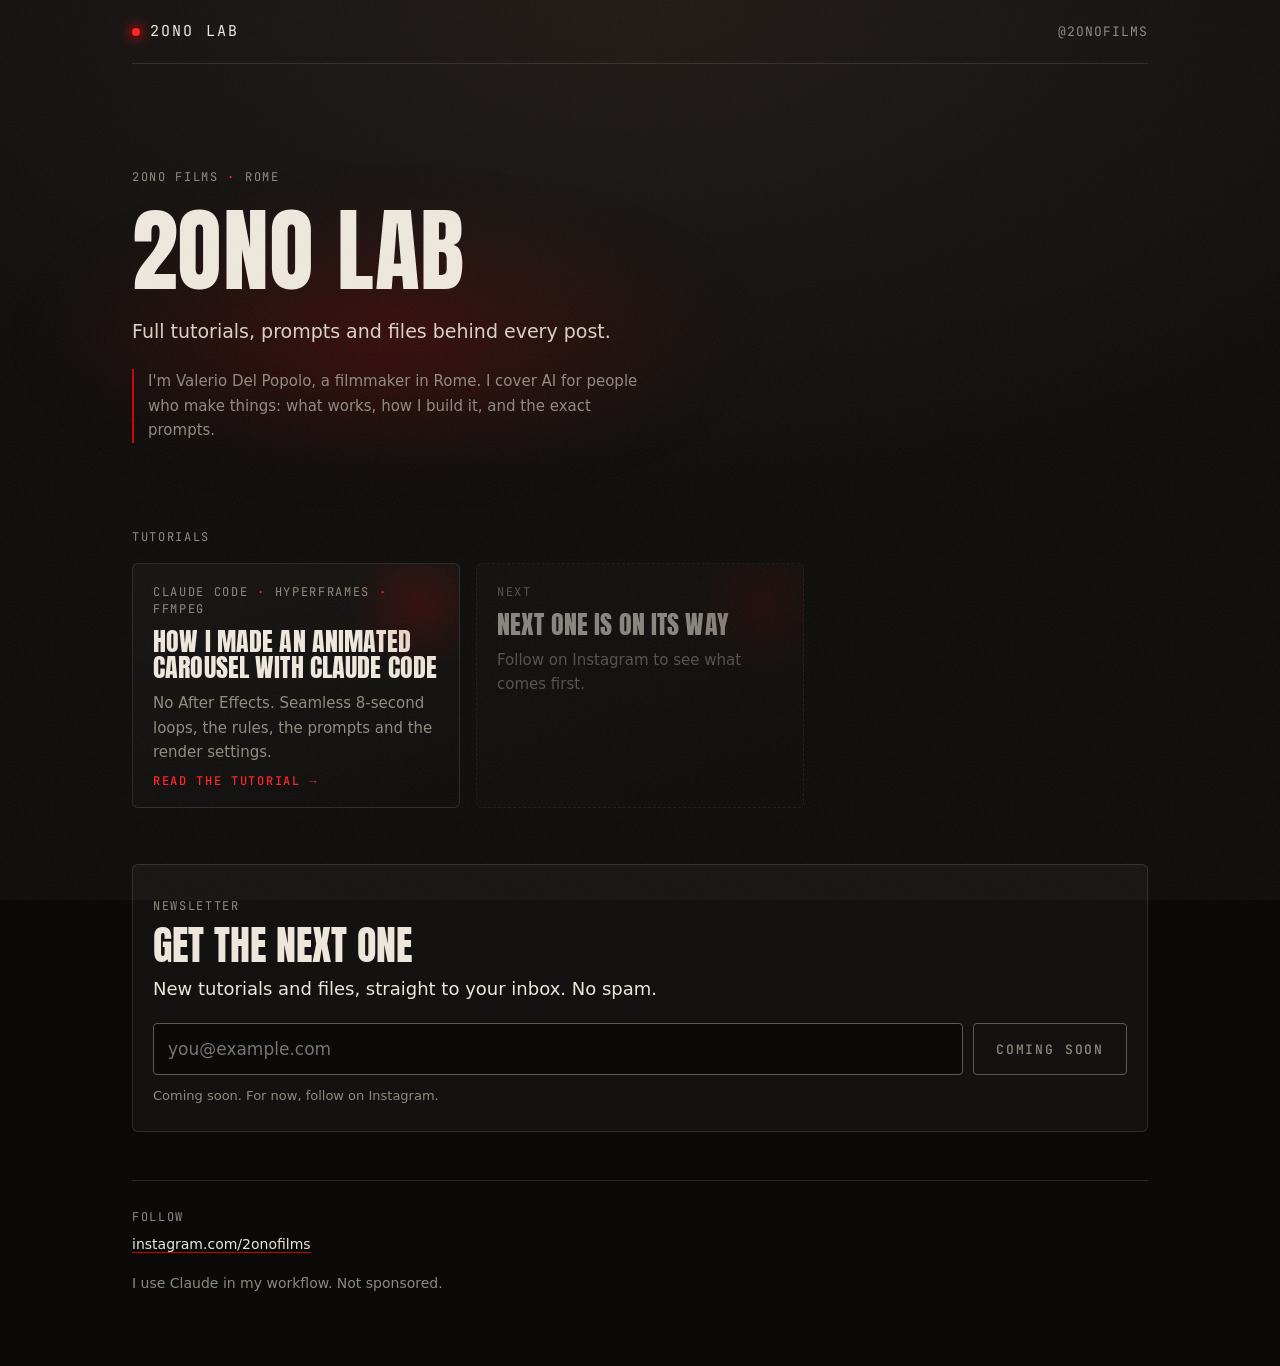
<file: index.html>
<!doctype html>
<html lang="en">
<head>
<meta charset="utf-8">
<meta name="viewport" content="width=device-width, initial-scale=1">
<title>2ONO Lab · Tutorials, prompts and files</title>
<meta name="description" content="Full tutorials, prompts and files behind every 2ONO Films post. AI for people who make things.">
<meta property="og:title" content="2ONO Lab">
<meta property="og:description" content="Full tutorials, prompts and files behind every post. By Valerio Del Popolo, filmmaker in Rome.">
<meta property="og:type" content="website">
<meta name="theme-color" content="#0B0A09">
<!-- TODO: add <meta property="og:image" content="https://2onofilms.github.io/lab/assets/og.png"> once you have a 1200x630 image -->
<link rel="preconnect" href="https://api.fontshare.com" crossorigin>
<!-- Switzer is loaded from Fontshare (licence: no redistribution in a public repo) -->
<link rel="stylesheet" href="https://api.fontshare.com/v2/css?f[]=switzer@400,500,600&display=swap">
<link rel="stylesheet" href="assets/site.css">
</head>
<body>
<div class="wrap wide">
  <header class="bar">
    <a class="brand" href="./"><i></i>2ONO Lab</a>
    <a class="ig" href="https://instagram.com/2onofilms">@2onofilms</a>
  </header>

  <section class="hero">
    <span class="label">2ONO Films <b>·</b> Rome</span>
    <h1>2ONO Lab</h1>
    <p class="lede">Full tutorials, prompts and files behind every post.</p>
    <p class="who">I'm Valerio Del Popolo, a filmmaker in Rome. I cover AI for people who make things: what works, how I build it, and the exact prompts.</p>
  </section>

  <section aria-labelledby="tut">
    <span class="label" id="tut">Tutorials</span>
    <div class="grid" style="margin-top:14px">
      <!-- NEW TUTORIAL CARDS GO HERE (copy the block below) -->
      <a class="card" href="t/claude-code-carousel/">
        <span class="label">Claude Code <b>·</b> HyperFrames <b>·</b> ffmpeg</span>
        <h3>How I made an animated carousel with Claude Code</h3>
        <p>No After Effects. Seamless 8-second loops, the rules, the prompts and the render settings.</p>
        <span class="go">Read the tutorial &rarr;</span>
      </a>
      <!-- END CARDS -->
      <div class="card soon" aria-hidden="true">
        <span class="label">Next</span>
        <h3>Next one is on its way</h3>
        <p>Follow on Instagram to see what comes first.</p>
      </div>
    </div>
  </section>

  <section class="signup" aria-labelledby="nl">
    <span class="label">Newsletter</span>
    <h2 id="nl">Get the next one</h2>
    <p>New tutorials and files, straight to your inbox. No spam.</p>
    <!-- TODO: replace this placeholder form with the Beehiiv embed (Beehiiv > Grow > Subscribe forms > Embed).
         Until then it does NOT submit anywhere. -->
    <form onsubmit="return false" novalidate>
      <input type="email" name="email" placeholder="you@example.com" aria-label="Email address" disabled>
      <button type="button" disabled>Coming soon</button>
    </form>
    <p class="note">Coming soon. For now, follow on Instagram.</p>
  </section>

  <footer>
    <span class="mono">Follow</span>
    <p><a href="https://instagram.com/2onofilms">instagram.com/2onofilms</a></p>
    <p>I use Claude in my workflow. Not sponsored.</p>
  </footer>
</div>
<script src="assets/site.js"></script>
</body>
</html>
</file>
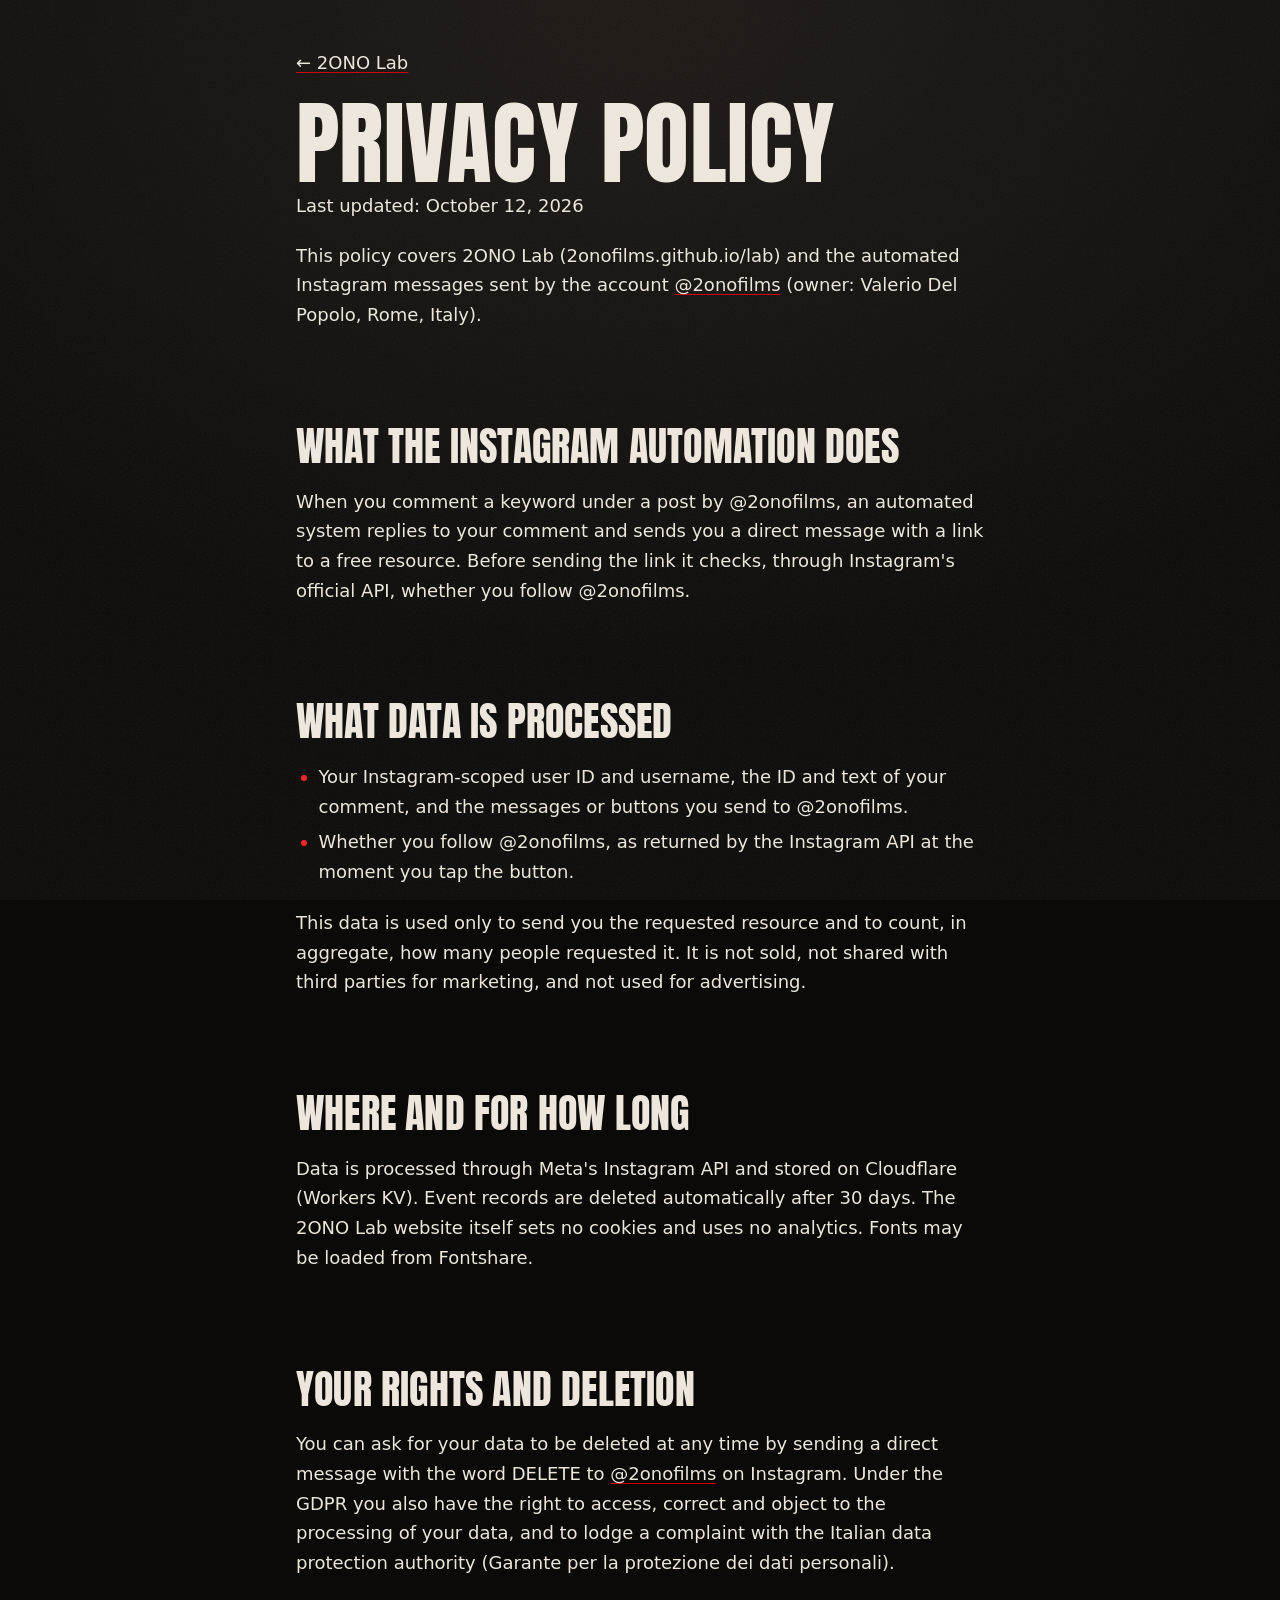
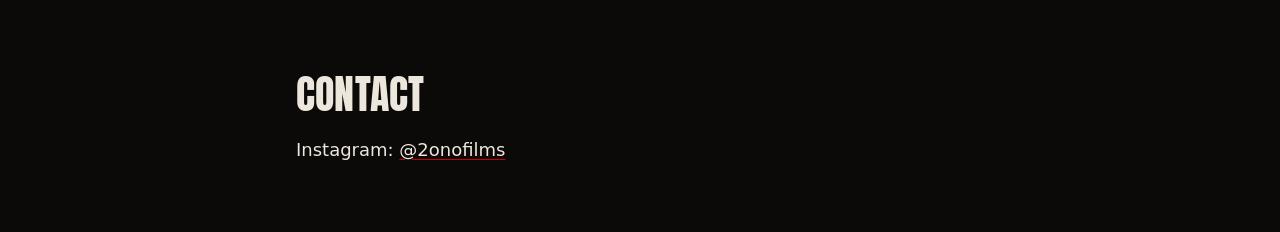
<file: privacy/index.html>
<!doctype html>
<html lang="en"><head><meta charset="utf-8"><meta name="viewport" content="width=device-width,initial-scale=1">
<title>Privacy Policy · 2ONO Lab</title><meta name="robots" content="noindex">
<link rel="stylesheet" href="../assets/site.css"></head>
<body><main class="wrap" style="max-width:720px;margin:0 auto;padding:48px 16px">
<p><a href="../">← 2ONO Lab</a></p>
<h1>Privacy Policy</h1>
<p>Last updated: October 12, 2026</p>
<p>This policy covers 2ONO Lab (2onofilms.github.io/lab) and the automated Instagram messages sent by the account <a href="https://www.instagram.com/2onofilms/">@2onofilms</a> (owner: Valerio Del Popolo, Rome, Italy).</p>
<h2>What the Instagram automation does</h2>
<p>When you comment a keyword under a post by @2onofilms, an automated system replies to your comment and sends you a direct message with a link to a free resource. Before sending the link it checks, through Instagram's official API, whether you follow @2onofilms.</p>
<h2>What data is processed</h2>
<ul>
<li>Your Instagram-scoped user ID and username, the ID and text of your comment, and the messages or buttons you send to @2onofilms.</li>
<li>Whether you follow @2onofilms, as returned by the Instagram API at the moment you tap the button.</li>
</ul>
<p>This data is used only to send you the requested resource and to count, in aggregate, how many people requested it. It is not sold, not shared with third parties for marketing, and not used for advertising.</p>
<h2>Where and for how long</h2>
<p>Data is processed through Meta's Instagram API and stored on Cloudflare (Workers KV). Event records are deleted automatically after 30 days. The 2ONO Lab website itself sets no cookies and uses no analytics. Fonts may be loaded from Fontshare.</p>
<h2>Your rights and deletion</h2>
<p>You can ask for your data to be deleted at any time by sending a direct message with the word DELETE to <a href="https://www.instagram.com/2onofilms/">@2onofilms</a> on Instagram. Under the GDPR you also have the right to access, correct and object to the processing of your data, and to lodge a complaint with the Italian data protection authority (Garante per la protezione dei dati personali).</p>
<h2>Contact</h2>
<p>Instagram: <a href="https://www.instagram.com/2onofilms/">@2onofilms</a></p>
</main></body></html>
</file>
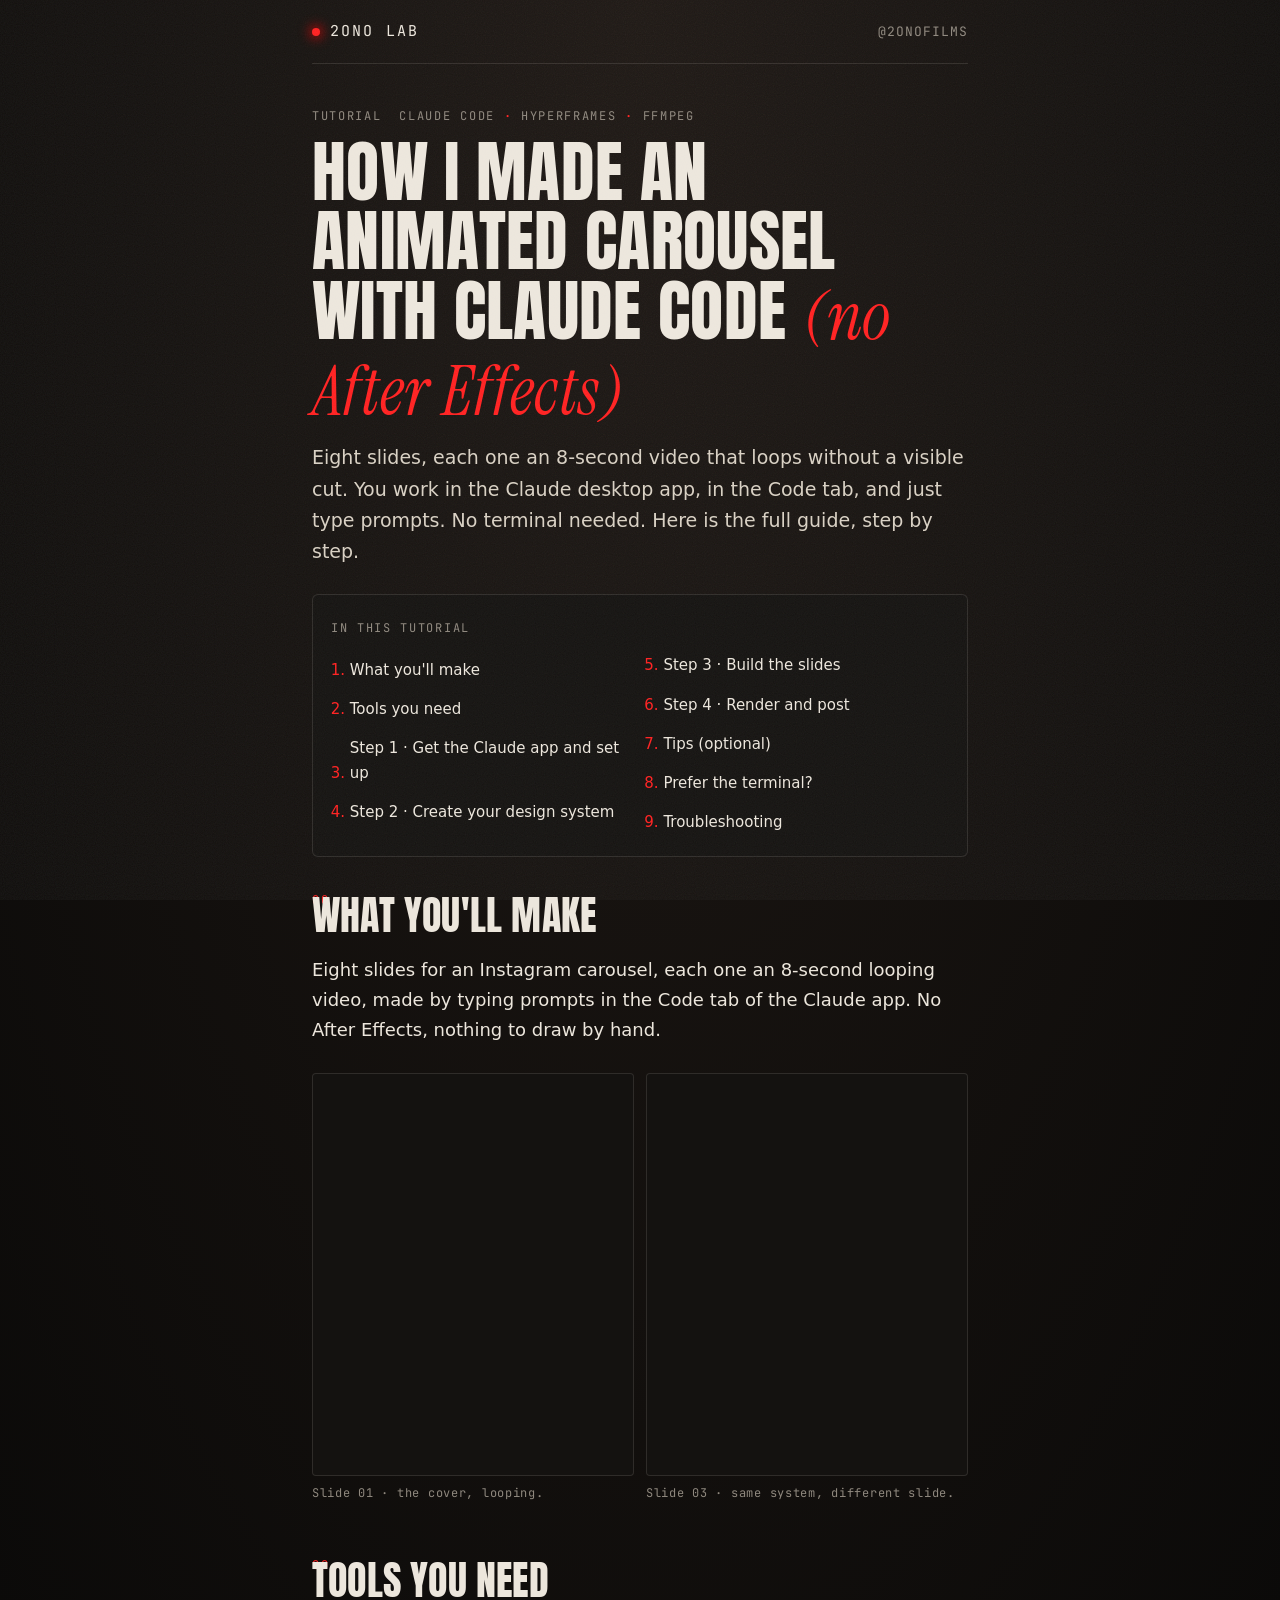
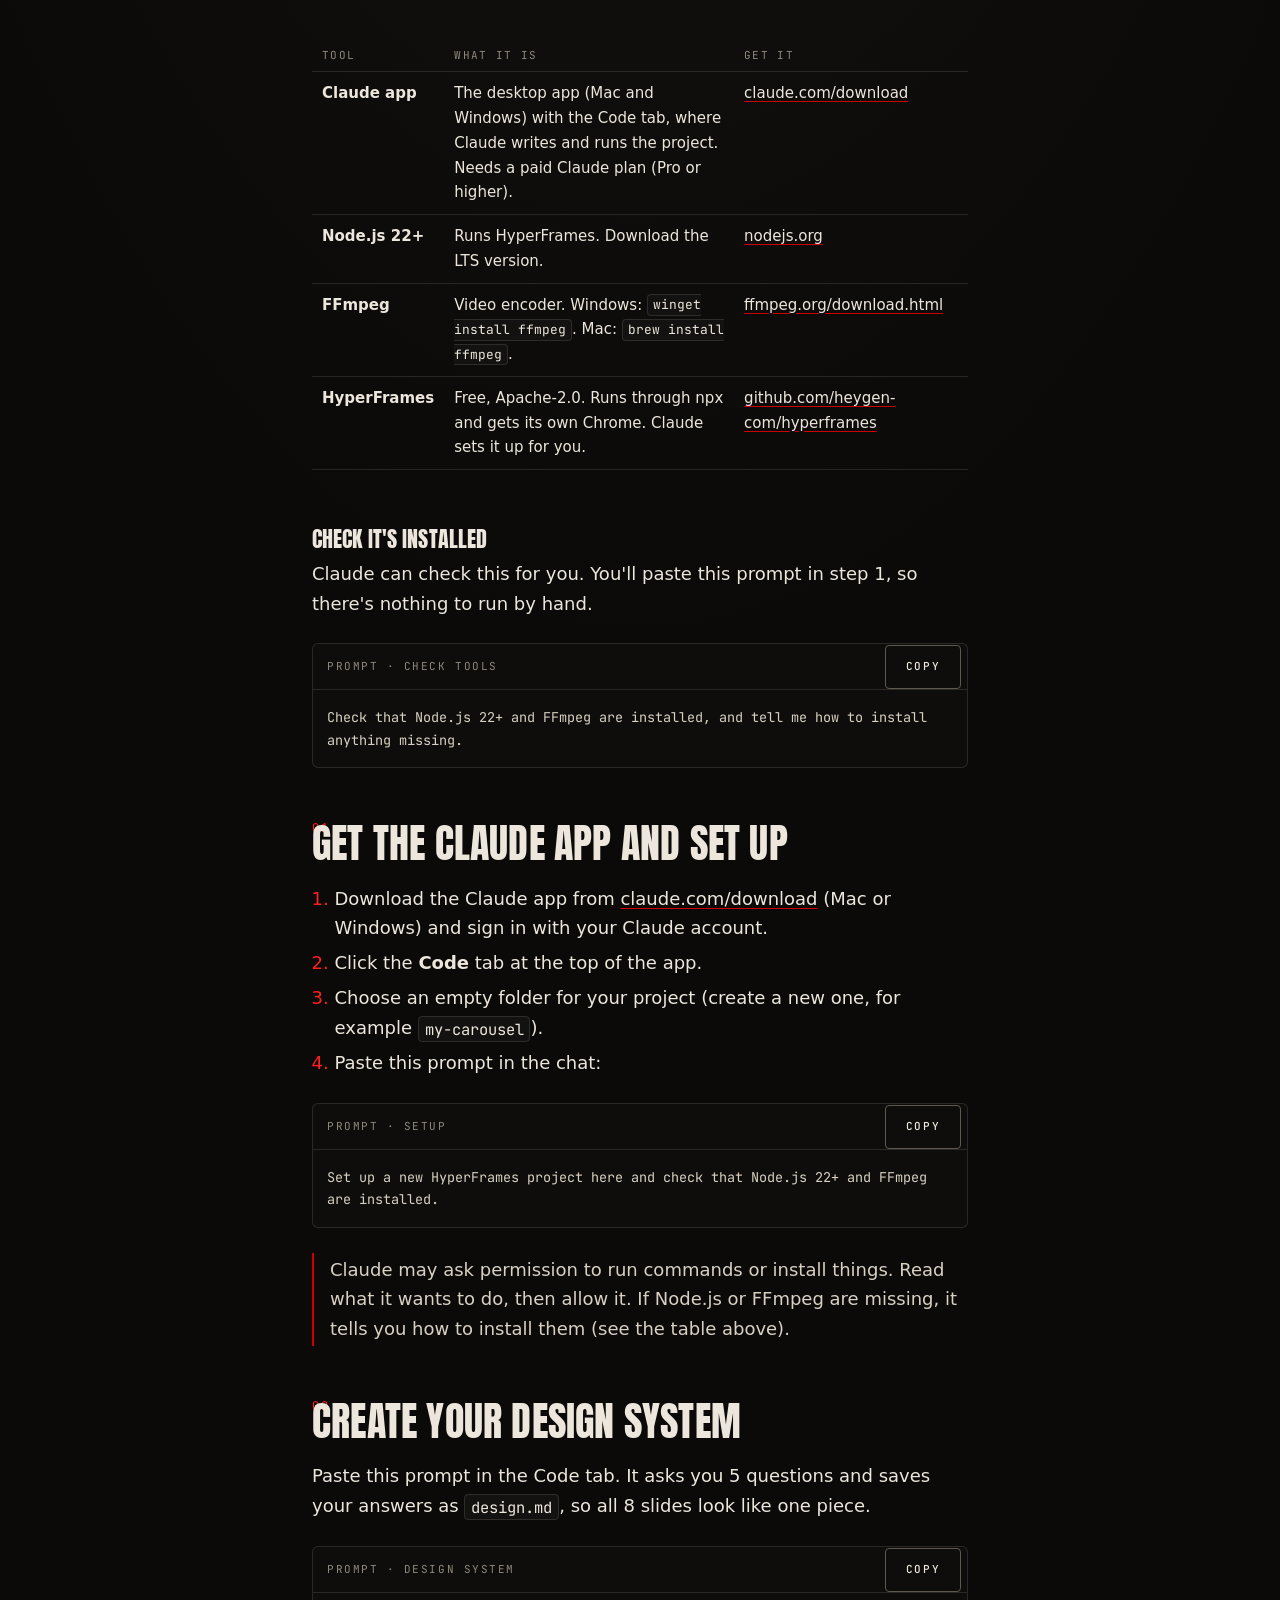
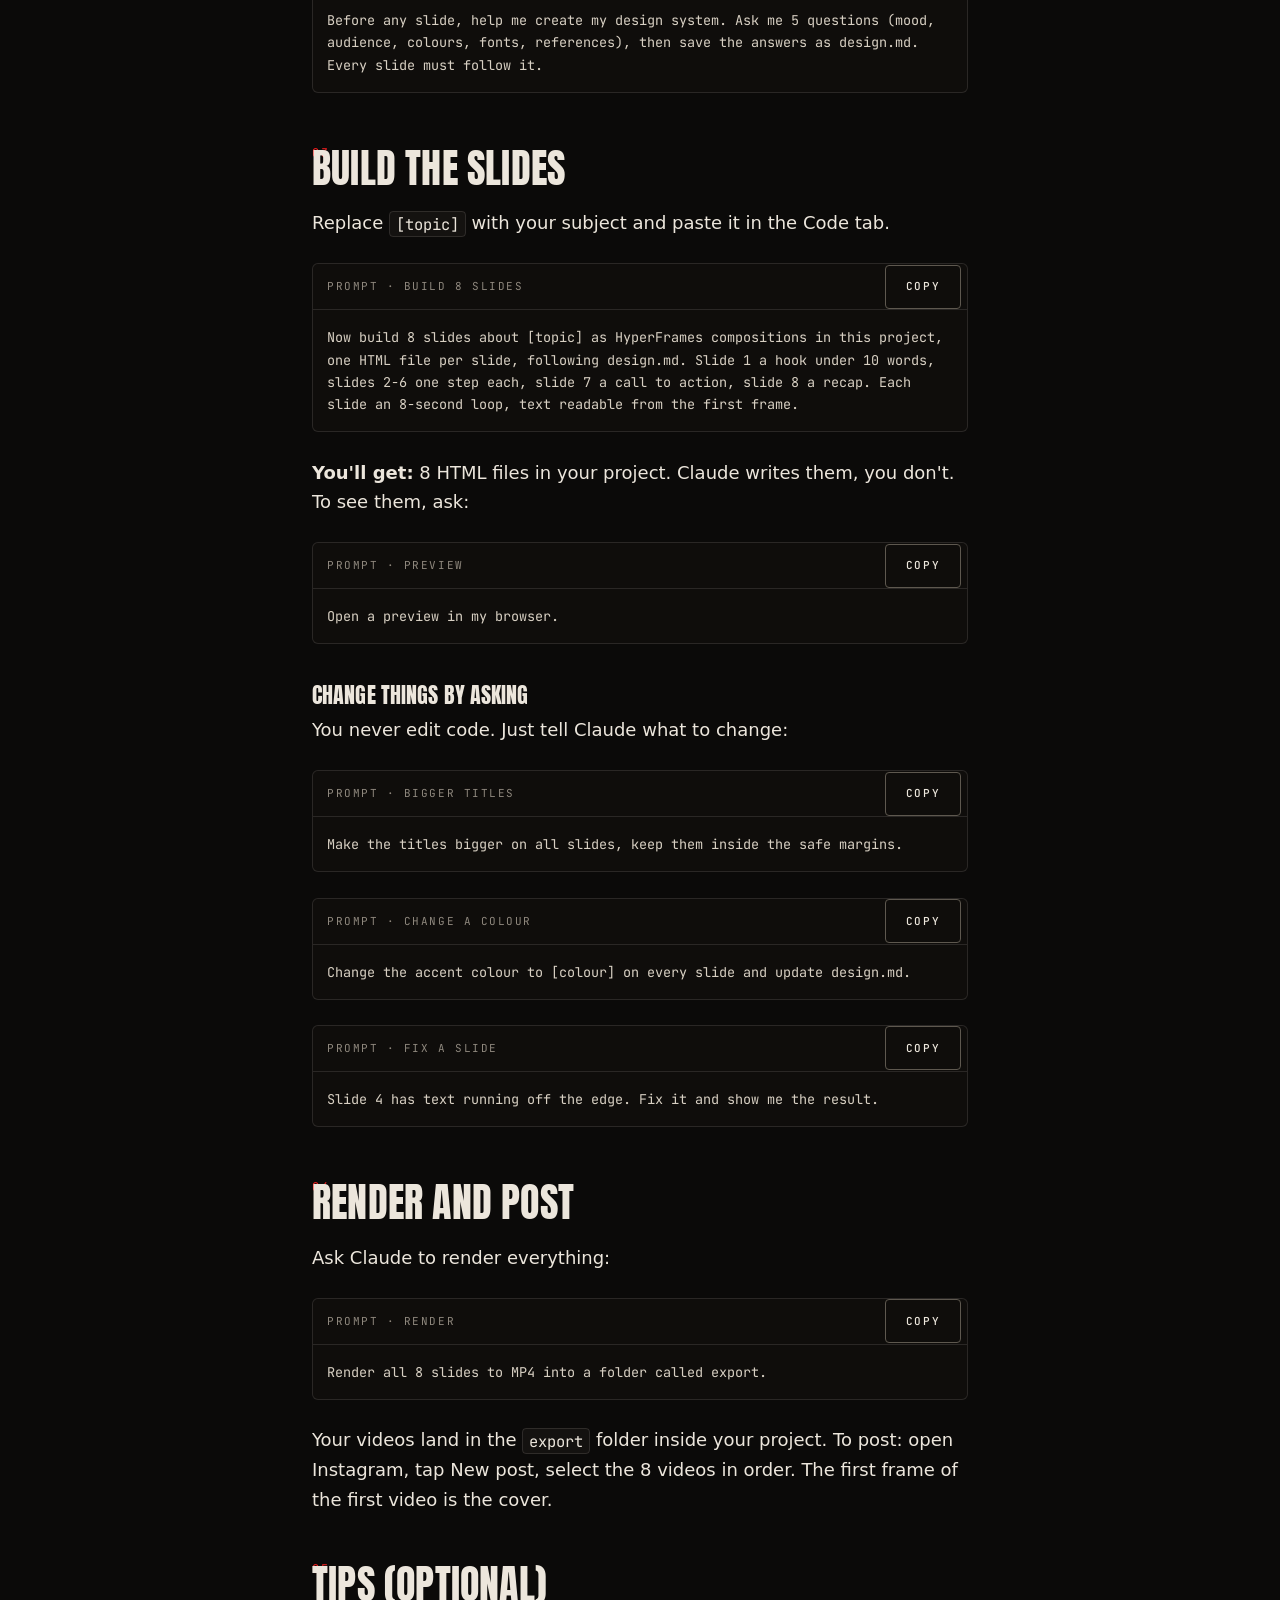
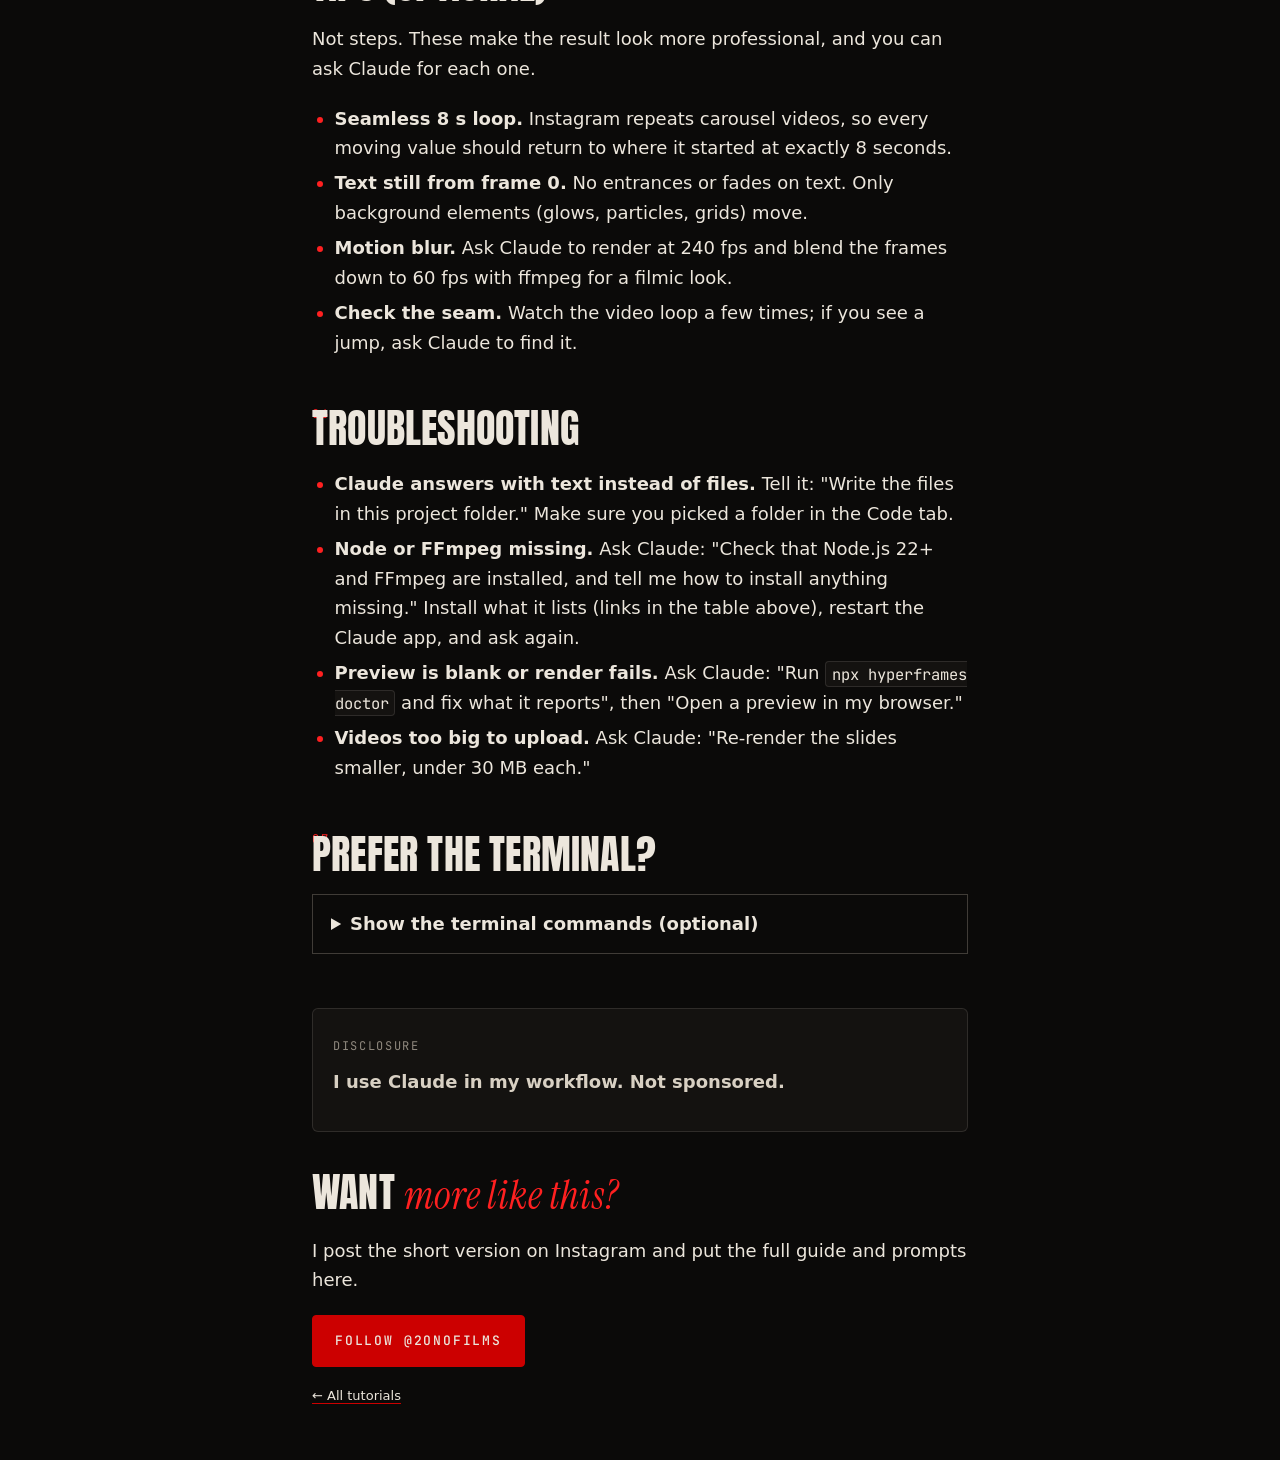
<file: t/claude-code-carousel/index.html>
<!doctype html>
<html lang="en">
<head>
<meta charset="utf-8">
<meta name="viewport" content="width=device-width, initial-scale=1">
<title>How I made an animated carousel with Claude Code · 2ONO Lab</title>
<meta name="description" content="No After Effects. The Claude app with Claude Code, HyperFrames and ffmpeg, on your own computer: seamless 8-second looping slides, a step-by-step guide with prompts you can paste.">
<meta property="og:title" content="How I made an animated carousel with Claude Code (no After Effects)">
<meta property="og:description" content="Seamless 8-second looping slides with the Claude app, HyperFrames and ffmpeg. A step-by-step guide with copyable prompts.">
<meta property="og:type" content="article">
<meta name="theme-color" content="#0B0A09">
<!-- TODO: <meta property="og:image" content="https://2onofilms.github.io/lab/assets/media/claude-code-carousel/og.jpg"> (1200x630) -->
<link rel="preconnect" href="https://api.fontshare.com" crossorigin>
<link rel="stylesheet" href="https://api.fontshare.com/v2/css?f[]=switzer@400,500,600&display=swap">
<link rel="stylesheet" href="../../assets/site.css">
</head>
<body>
<div class="wrap">
  <header class="bar">
    <a class="brand" href="../../"><i></i>2ONO Lab</a>
    <a class="ig" href="https://instagram.com/2onofilms">@2onofilms</a>
  </header>

  <article>
    <div class="tut-head">
      <div class="meta"><span class="label">Tutorial</span><span class="label">Claude Code <b>·</b> HyperFrames <b>·</b> ffmpeg</span></div>
      <h1>How I made an animated carousel with Claude Code <span class="acc">(no After Effects)</span></h1>
      <p class="lede">Eight slides, each one an 8-second video that loops without a visible cut. You work in the Claude desktop app, in the Code tab, and just type prompts. No terminal needed. Here is the full guide, step by step.</p>

      <nav class="toc" aria-label="Contents">
        <span class="label">In this tutorial</span>
        <ol>
          <li><a href="#make">What you'll make</a></li>
          <li><a href="#tools">Tools you need</a></li>
          <li><a href="#s1">Step 1 · Get the Claude app and set up</a></li>
          <li><a href="#s2">Step 2 · Create your design system</a></li>
          <li><a href="#s3">Step 3 · Build the slides</a></li>
          <li><a href="#s4">Step 4 · Render and post</a></li>
          <li><a href="#tips">Tips (optional)</a></li>
          <li><a href="#term">Prefer the terminal?</a></li>
          <li><a href="#fix">Troubleshooting</a></li>
        </ol>
      </nav>
    </div>

    <!-- TODO: replace with the real slide videos. Put files in lab/assets/media/claude-code-carousel/ -->
    <span class="step-n" id="make">00</span>
    <h2>What you'll make</h2>
    <p>Eight slides for an Instagram carousel, each one an 8-second looping video, made by typing prompts in the Code tab of the Claude app. No After Effects, nothing to draw by hand.</p>
    <div class="media">
      <figure>
        <video autoplay muted loop playsinline preload="metadata" src="../../assets/media/claude-code-carousel/01.mp4"></video>
        <figcaption>Slide 01 · the cover, looping.</figcaption>
      </figure>
      <figure>
        <video autoplay muted loop playsinline preload="metadata" src="../../assets/media/claude-code-carousel/03.mp4"></video>
        <figcaption>Slide 03 · same system, different slide.</figcaption>
      </figure>
    </div>

    <span class="step-n" id="tools">00</span>
    <h2>Tools you need</h2>
    <div class="tablewrap">
      <table>
        <tr><th>Tool</th><th>What it is</th><th>Get it</th></tr>
        <tr><td><strong>Claude app</strong></td><td>The desktop app (Mac and Windows) with the Code tab, where Claude writes and runs the project. Needs a paid Claude plan (Pro or higher).</td><td><a href="https://claude.com/download">claude.com/download</a></td></tr>
        <tr><td><strong>Node.js 22+</strong></td><td>Runs HyperFrames. Download the LTS version.</td><td><a href="https://nodejs.org">nodejs.org</a></td></tr>
        <tr><td><strong>FFmpeg</strong></td><td>Video encoder. Windows: <code>winget install ffmpeg</code>. Mac: <code>brew install ffmpeg</code>.</td><td><a href="https://ffmpeg.org/download.html">ffmpeg.org/download.html</a></td></tr>
        <tr><td><strong>HyperFrames</strong></td><td>Free, Apache-2.0. Runs through npx and gets its own Chrome. Claude sets it up for you.</td><td><a href="https://github.com/heygen-com/hyperframes">github.com/heygen-com/hyperframes</a></td></tr>
      </table>
    </div>
    <h3>Check it's installed</h3>
    <p>Claude can check this for you. You'll paste this prompt in step 1, so there's nothing to run by hand.</p>
    <div class="code">
      <div class="top"><span>Prompt · check tools</span><button type="button">Copy</button></div>
<pre>Check that Node.js 22+ and FFmpeg are installed, and tell me how to install anything missing.</pre>
    </div>

    <span class="step-n" id="s1">01</span>
    <h2>Get the Claude app and set up</h2>
    <ol>
      <li>Download the Claude app from <a href="https://claude.com/download">claude.com/download</a> (Mac or Windows) and sign in with your Claude account.</li>
      <li>Click the <strong>Code</strong> tab at the top of the app.</li>
      <li>Choose an empty folder for your project (create a new one, for example <code>my-carousel</code>).</li>
      <li>Paste this prompt in the chat:</li>
    </ol>
    <div class="code">
      <div class="top"><span>Prompt · setup</span><button type="button">Copy</button></div>
<pre>Set up a new HyperFrames project here and check that Node.js 22+ and FFmpeg are installed.</pre>
    </div>
    <div class="callout">Claude may ask permission to run commands or install things. Read what it wants to do, then allow it. If Node.js or FFmpeg are missing, it tells you how to install them (see the table above).</div>

    <span class="step-n" id="s2">02</span>
    <h2>Create YOUR design system</h2>
    <p>Paste this prompt in the Code tab. It asks you 5 questions and saves your answers as <code>design.md</code>, so all 8 slides look like one piece.</p>
    <div class="code">
      <div class="top"><span>Prompt · design system</span><button type="button">Copy</button></div>
<pre>Before any slide, help me create my design system. Ask me 5 questions (mood, audience, colours, fonts, references), then save the answers as design.md. Every slide must follow it.</pre>
    </div>

    <span class="step-n" id="s3">03</span>
    <h2>Build the slides</h2>
    <p>Replace <code>[topic]</code> with your subject and paste it in the Code tab.</p>
    <div class="code">
      <div class="top"><span>Prompt · build 8 slides</span><button type="button">Copy</button></div>
<pre>Now build 8 slides about [topic] as HyperFrames compositions in this project, one HTML file per slide, following design.md. Slide 1 a hook under 10 words, slides 2-6 one step each, slide 7 a call to action, slide 8 a recap. Each slide an 8-second loop, text readable from the first frame.</pre>
    </div>
    <p><strong>You'll get:</strong> 8 HTML files in your project. Claude writes them, you don't. To see them, ask:</p>
    <div class="code">
      <div class="top"><span>Prompt · preview</span><button type="button">Copy</button></div>
<pre>Open a preview in my browser.</pre>
    </div>
    <h3>Change things by asking</h3>
    <p>You never edit code. Just tell Claude what to change:</p>
    <div class="code">
      <div class="top"><span>Prompt · bigger titles</span><button type="button">Copy</button></div>
<pre>Make the titles bigger on all slides, keep them inside the safe margins.</pre>
    </div>
    <div class="code">
      <div class="top"><span>Prompt · change a colour</span><button type="button">Copy</button></div>
<pre>Change the accent colour to [colour] on every slide and update design.md.</pre>
    </div>
    <div class="code">
      <div class="top"><span>Prompt · fix a slide</span><button type="button">Copy</button></div>
<pre>Slide 4 has text running off the edge. Fix it and show me the result.</pre>
    </div>

    <span class="step-n" id="s4">04</span>
    <h2>Render and post</h2>
    <p>Ask Claude to render everything:</p>
    <div class="code">
      <div class="top"><span>Prompt · render</span><button type="button">Copy</button></div>
<pre>Render all 8 slides to MP4 into a folder called export.</pre>
    </div>
    <p>Your videos land in the <code>export</code> folder inside your project. To post: open Instagram, tap New post, select the 8 videos in order. The first frame of the first video is the cover.</p>

    <span class="step-n" id="tips">05</span>
    <h2>Tips (optional)</h2>
    <p>Not steps. These make the result look more professional, and you can ask Claude for each one.</p>
    <ul>
      <li><strong>Seamless 8 s loop.</strong> Instagram repeats carousel videos, so every moving value should return to where it started at exactly 8 seconds.</li>
      <li><strong>Text still from frame 0.</strong> No entrances or fades on text. Only background elements (glows, particles, grids) move.</li>
      <li><strong>Motion blur.</strong> Ask Claude to render at 240 fps and blend the frames down to 60 fps with ffmpeg for a filmic look.</li>
      <li><strong>Check the seam.</strong> Watch the video loop a few times; if you see a jump, ask Claude to find it.</li>
    </ul>

    <span class="step-n" id="fix">06</span>
    <h2>Troubleshooting</h2>
    <ul>
      <li><strong>Claude answers with text instead of files.</strong> Tell it: "Write the files in this project folder." Make sure you picked a folder in the Code tab.</li>
      <li><strong>Node or FFmpeg missing.</strong> Ask Claude: "Check that Node.js 22+ and FFmpeg are installed, and tell me how to install anything missing." Install what it lists (links in the table above), restart the Claude app, and ask again.</li>
      <li><strong>Preview is blank or render fails.</strong> Ask Claude: "Run <code>npx hyperframes doctor</code> and fix what it reports", then "Open a preview in my browser."</li>
      <li><strong>Videos too big to upload.</strong> Ask Claude: "Re-render the slides smaller, under 30 MB each."</li>
    </ul>

    <span class="step-n" id="term">07</span>
    <h2>Prefer the terminal?</h2>
    <details style="border:1px solid rgba(143,136,126,0.4);padding:14px 18px;margin:0 0 24px">
      <summary style="cursor:pointer;font-weight:600">Show the terminal commands (optional)</summary>
      <p style="margin-top:14px">Everything above also works with the Claude Code command line. Install it (Mac, Linux or WSL):</p>
      <div class="code">
      <div class="top"><span>Terminal · Mac / Linux / WSL</span><button type="button">Copy</button></div>
<pre>curl -fsSL https://claude.ai/install.sh | bash</pre>
    </div>
      <p>Windows PowerShell:</p>
      <div class="code">
      <div class="top"><span>Terminal · Windows PowerShell</span><button type="button">Copy</button></div>
<pre>irm https://claude.ai/install.ps1 | iex</pre>
    </div>
      <p>Create the project and start Claude Code inside it (it asks you to log in once, in your browser):</p>
      <div class="code">
      <div class="top"><span>Terminal · project</span><button type="button">Copy</button></div>
<pre>npx hyperframes init my-carousel
cd my-carousel
claude</pre>
    </div>
      <p>Check the tools:</p>
      <div class="code">
      <div class="top"><span>Terminal · check</span><button type="button">Copy</button></div>
<pre>node -v
ffmpeg -version
claude --version</pre>
    </div>
      <p>Preview and render one slide by hand:</p>
      <div class="code">
      <div class="top"><span>Terminal · preview and render</span><button type="button">Copy</button></div>
<pre>npx hyperframes preview
npx hyperframes render -c compositions/slide-1.html -o export/slide-1.mp4</pre>
    </div>
    </details>

    <div class="disclosure">
      <span class="label">Disclosure</span>
      <p style="margin-top:8px"><strong>I use Claude in my workflow. Not sponsored.</strong></p>
    </div>

    <div class="cta">
      <h2>Want <span class="acc">more like this?</span></h2>
      <p>I post the short version on Instagram and put the full guide and prompts here.</p>
      <a class="btn" href="https://instagram.com/2onofilms">Follow @2onofilms</a>
      <p class="note" style="margin-top:18px"><a href="../../">&larr; All tutorials</a></p>
    </div>
  </article>
</div>
<script src="../../assets/site.js"></script>
</body>
</html>
</file>
<file: assets/site.css>
/* 2ONO Lab · "Silenzio prima del tuono". Mobile first, no frameworks. */
@font-face{font-family:"Anton";font-style:normal;font-weight:400;font-display:swap;src:url("fonts/anton-normal-400-latin.woff2") format("woff2")}
@font-face{font-family:"Instrument Serif";font-style:italic;font-weight:400;font-display:swap;src:url("fonts/instrument-serif-italic-400-latin.woff2") format("woff2")}
@font-face{font-family:"JetBrains Mono";font-style:normal;font-weight:400 500;font-display:swap;src:url("fonts/jetbrains-mono-var-latin.woff2") format("woff2")}

:root{
  --night:#0B0A09;--night-2:#141210;--night-3:#1e1814;
  --paper:#ECE6DC;--paper-2:#d8d0c3;
  --crimson:#CC0000;--crimson-lux:#FF2020;
  --grey:#8F887E;--grey-2:#5E584F;
  --line:rgba(236,230,220,.12);
  --f-title:"Anton",Impact,"Arial Narrow",sans-serif;
  --f-body:"Switzer",system-ui,-apple-system,"Segoe UI",Roboto,sans-serif;
  --f-acc:"Instrument Serif",Georgia,serif;
  --f-mono:"JetBrains Mono",ui-monospace,Consolas,monospace;
  --gutter:20px;--max:720px;
}
*,*::before,*::after{box-sizing:border-box}
html{-webkit-text-size-adjust:100%;scroll-behavior:smooth}
body{margin:0;background:var(--night);color:var(--paper);font:400 17px/1.65 var(--f-body);overflow-x:hidden;min-height:100vh;
  background-image:radial-gradient(120% 60% at 50% 0%,var(--night-3) 0%,var(--night) 60%)}
/* grain: static, cheap */
body::before{content:"";position:fixed;inset:0;pointer-events:none;z-index:50;opacity:.07;mix-blend-mode:screen;
  background-image:url("data:image/svg+xml;utf8,<svg xmlns='http://www.w3.org/2000/svg' width='160' height='160'><filter id='n'><feTurbulence type='fractalNoise' baseFrequency='.9' numOctaves='2' stitchTiles='stitch'/></filter><rect width='100%' height='100%' filter='url(%23n)'/></svg>")}
img,video{max-width:100%;display:block}
a{color:var(--paper);text-decoration-color:var(--crimson);text-underline-offset:3px}
a:hover{color:var(--crimson-lux)}
:focus-visible{outline:2px solid var(--crimson-lux);outline-offset:3px}
.wrap{width:100%;max-width:var(--max);margin:0 auto;padding:0 var(--gutter)}
.wide{max-width:1080px}

/* top bar */
.bar{display:flex;align-items:center;justify-content:space-between;min-height:64px;border-bottom:1px solid var(--line)}
.brand{font:400 15px/1 var(--f-mono);letter-spacing:.14em;text-transform:uppercase;text-decoration:none;display:inline-flex;align-items:center;min-height:44px;gap:10px}
.brand i{width:8px;height:8px;border-radius:50%;background:var(--crimson-lux);box-shadow:0 0 12px 2px var(--crimson);animation:pulse 4s ease-in-out infinite}
.bar a.ig{font:400 13px/1 var(--f-mono);letter-spacing:.08em;text-transform:uppercase;color:var(--grey);text-decoration:none;display:inline-flex;align-items:center;min-height:44px}
.bar a.ig:hover{color:var(--paper)}
@keyframes pulse{50%{opacity:.45}}

/* type */
h1,h2,h3{font-family:var(--f-title);font-weight:400;text-transform:uppercase;line-height:1.02;letter-spacing:.005em;margin:0}
h1{font-size:clamp(44px,12vw,92px)}
h2{font-size:clamp(28px,7vw,40px);margin:2.4em 0 .5em}
h3{font-size:22px;margin:1.8em 0 .4em}
.acc{font-family:var(--f-acc);font-style:italic;text-transform:none;color:var(--crimson-lux);font-weight:400}
.mono,.label{font:400 12px/1.4 var(--f-mono);letter-spacing:.14em;text-transform:uppercase;color:var(--grey)}
.label b{color:var(--crimson-lux);font-weight:500}
p{margin:0 0 1.1em}
.lede{font-size:19px;color:var(--paper-2)}
ul,ol{padding-left:1.25em;margin:0 0 1.2em}li{margin:.3em 0}
li::marker{color:var(--crimson-lux)}
strong{font-weight:600}
code{font-family:var(--f-mono);font-size:.86em;background:var(--night-2);border:1px solid var(--line);border-radius:4px;padding:.1em .38em;overflow-wrap:anywhere}
hr{border:0;border-top:1px solid var(--line);margin:2.5em 0}

/* hero */
.hero{padding:56px 0 40px;position:relative}
.hero::after{content:"";position:absolute;left:-10%;top:30%;width:70%;height:60%;background:radial-gradient(closest-side,rgba(204,0,0,.22),transparent);filter:blur(30px);z-index:-1;pointer-events:none}
.hero h1{margin:14px 0 18px}
.hero p.lede{max-width:34em}
.who{margin-top:22px;padding-left:14px;border-left:2px solid var(--crimson);color:var(--grey);font-size:15px;max-width:34em}

/* cards */
.grid{display:grid;grid-template-columns:1fr;gap:16px;margin:8px 0 56px}
.card{display:flex;flex-direction:column;gap:10px;padding:20px;text-decoration:none;color:var(--paper);background:linear-gradient(160deg,var(--night-2),var(--night));border:1px solid var(--line);border-radius:6px;min-height:44px;position:relative;overflow:hidden;transition:border-color .2s,transform .2s}
.card::after{content:"";position:absolute;right:-30px;top:-30px;width:140px;height:140px;background:radial-gradient(closest-side,rgba(204,0,0,.25),transparent);opacity:.7;pointer-events:none}
a.card:hover{border-color:var(--crimson);transform:translateY(-2px);color:var(--paper)}
.card h3{margin:0;font-size:26px}
.card p{margin:0;color:var(--grey);font-size:15px}
.card .go{margin-top:auto;font:500 12px/1 var(--f-mono);letter-spacing:.14em;text-transform:uppercase;color:var(--crimson-lux)}
.card.soon{opacity:.55;border-style:dashed}

/* signup */
.signup{border:1px solid var(--line);border-radius:6px;padding:24px 20px;background:var(--night-2);margin:0 0 48px}
.signup h2{margin:6px 0 8px}
.signup form{display:flex;flex-direction:column;gap:10px;margin-top:14px}
input[type=email]{font:400 17px var(--f-body);color:var(--paper);background:var(--night);border:1px solid var(--grey-2);border-radius:4px;padding:0 14px;min-height:52px;width:100%}
button,.btn{font:500 13px/1 var(--f-mono);letter-spacing:.14em;text-transform:uppercase;min-height:52px;padding:0 22px;border-radius:4px;border:1px solid var(--crimson);background:var(--crimson);color:var(--paper);cursor:pointer;display:inline-flex;align-items:center;justify-content:center;text-decoration:none}
button:hover,.btn:hover{background:var(--crimson-lux);border-color:var(--crimson-lux);color:#fff}
button[disabled]{background:transparent;color:var(--grey);border-color:var(--grey-2);cursor:not-allowed}
.btn.ghost{background:transparent;border-color:var(--grey-2)}
.btn.ghost:hover{border-color:var(--crimson-lux);background:transparent;color:var(--paper)}
.note{font-size:13px;color:var(--grey);margin:10px 0 0}

footer{border-top:1px solid var(--line);padding:28px 0 56px;color:var(--grey);font-size:14px}
footer .mono{display:block;margin-bottom:8px}

/* tutorial */
.tut-head{padding:44px 0 8px}
.tut-head h1{font-size:clamp(36px,9.5vw,68px);margin:12px 0 16px}
.meta{display:flex;flex-wrap:wrap;gap:6px 18px}
.toc{margin:26px 0 0;padding:16px 18px;border:1px solid var(--line);border-radius:6px;background:var(--night-2)}
.toc ol{margin:8px 0 0;columns:1;font-size:15px}
.toc a{text-decoration:none;display:inline-block;padding:5px 0}
.step-n{font:400 12px/1 var(--f-mono);letter-spacing:.14em;color:var(--crimson-lux);display:block;margin-bottom:-1.6em;padding-top:2.4em}
.step-n + h2{margin-top:.2em}
.callout{border-left:2px solid var(--crimson);padding:2px 0 2px 16px;margin:1.4em 0;color:var(--paper-2)}
.callout .acc{font-size:1.15em}

/* media */
.media{margin:1.6em 0;display:flex;gap:12px;flex-wrap:wrap}
.media figure{margin:0;flex:1 1 220px;max-width:340px}
.media video{width:100%;aspect-ratio:4/5;background:var(--night-2) center/cover;border:1px solid var(--line);border-radius:4px;object-fit:cover}
.media figcaption{font:400 12px/1.5 var(--f-mono);letter-spacing:.06em;color:var(--grey);margin-top:8px}

/* code */
.code{position:relative;margin:1.4em 0;border:1px solid var(--line);border-radius:6px;background:#0f0d0b;overflow:hidden}
.code .top{display:flex;align-items:center;justify-content:space-between;gap:10px;padding:0 6px 0 14px;border-bottom:1px solid var(--line);min-height:46px}
.code .top span{font:400 11px/1 var(--f-mono);letter-spacing:.14em;text-transform:uppercase;color:var(--grey)}
.code button{min-height:44px;min-width:76px;padding:0 14px;font-size:11px;background:transparent;border:1px solid var(--grey-2);color:var(--paper)}
.code button:hover{border-color:var(--crimson-lux);background:transparent;color:var(--crimson-lux)}
.code button.done{border-color:var(--crimson-lux);color:var(--crimson-lux)}
.code pre{margin:0;padding:16px 14px;overflow-x:auto;font:400 13.5px/1.65 var(--f-mono);color:var(--paper-2);-webkit-overflow-scrolling:touch;white-space:pre-wrap;overflow-wrap:anywhere}
.code.nowrap pre{white-space:pre-wrap;overflow-wrap:anywhere}

table{width:100%;border-collapse:collapse;font-size:15px;margin:1.2em 0}
th,td{text-align:left;padding:9px 10px;border-bottom:1px solid var(--line);vertical-align:top}
th{font:400 11px/1.3 var(--f-mono);letter-spacing:.12em;text-transform:uppercase;color:var(--grey)}
.tablewrap{overflow-x:auto}

.disclosure{margin:3em 0 1em;padding:20px;border:1px solid var(--line);border-radius:6px;background:var(--night-2)}
.disclosure p{margin:0 0 .8em;color:var(--paper-2)}
.cta{margin:0 0 3em;text-align:left}
.cta h2{margin-top:1em}

@media (min-width:700px){
  :root{--gutter:32px}
  body{font-size:18px}
  .grid{grid-template-columns:repeat(2,1fr)}
  .signup form{flex-direction:row}.signup input{flex:1}
  .toc ol{columns:2;column-gap:28px}
}
@media (min-width:1000px){.grid{grid-template-columns:repeat(3,1fr)}.hero{padding:96px 0 60px}}

@media (prefers-reduced-motion:reduce){
  html{scroll-behavior:auto}
  *,*::before,*::after{animation:none!important;transition:none!important}
}

/* tabella strumenti: a schede su telefono */
@media (max-width: 640px) {
  .tablewrap table, .tablewrap tbody, .tablewrap tr, .tablewrap td { display: block; width: 100%; }
  .tablewrap tr:first-child { display: none; }
  .tablewrap tr { padding: 14px 0; border-bottom: 1px solid rgba(236,230,220,.12); }
  .tablewrap td { padding: 2px 0; border: 0; }
  .tablewrap td:first-child { font-size: 1.1em; }
  .tablewrap td:last-child a { word-break: break-all; }
}
</file>
